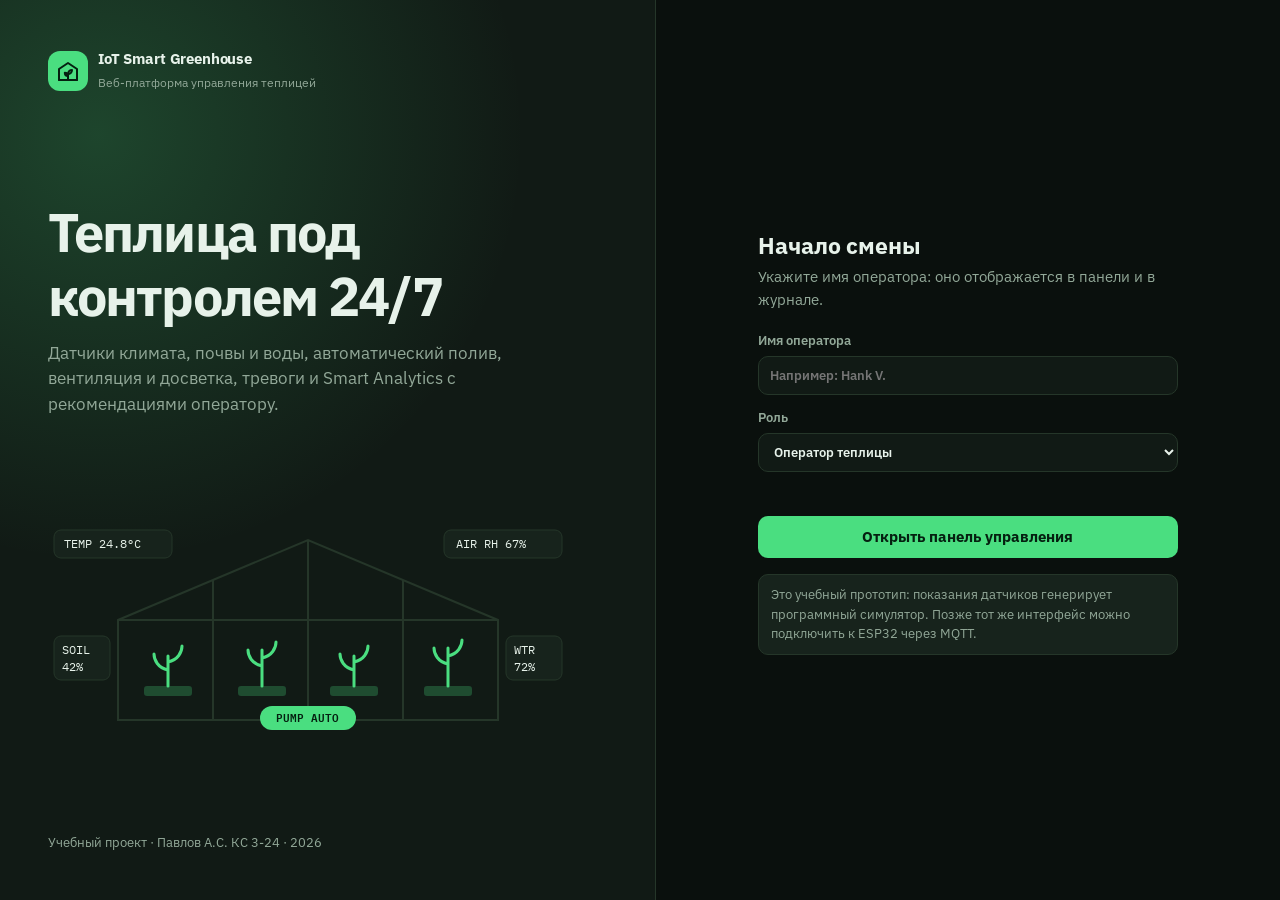
<file: index.html>
<!DOCTYPE html>
<html lang="ru">
<head>
  <meta charset="UTF-8">
  <meta name="author" content="Павлов А.С. КС 3-24">
  <meta name="viewport" content="width=device-width, initial-scale=1.0">
  <title>IoT Smart Greenhouse — вход оператора</title>
  <script>try { if (JSON.parse(localStorage.getItem("gh_theme")) === "light") document.documentElement.classList.add("light"); } catch (e) {}</script>
  <link rel="preconnect" href="https://fonts.googleapis.com">
  <link rel="preconnect" href="https://fonts.gstatic.com" crossorigin>
  <link href="https://fonts.googleapis.com/css2?family=IBM+Plex+Mono:wght@500;600&family=IBM+Plex+Sans:wght@400;500;600;700&display=swap" rel="stylesheet">
  <link rel="stylesheet" href="assets/css/style.css">
</head>
<body>
  <div class="start">
    <section class="start-hero">
      <div class="brand" style="padding:0">
        <span class="brand-logo" id="startLogo"></span>
        <span><b>IoT Smart Greenhouse</b><small>Веб-платформа управления теплицей</small></span>
      </div>

      <div>
        <h1>Теплица под контролем 24/7</h1>
        <p>Датчики климата, почвы и воды, автоматический полив, вентиляция и досветка, тревоги и Smart Analytics с рекомендациями оператору.</p>
      </div>

      <!-- Схема теплицы: датчики и исполнительные устройства -->
      <div class="scene" aria-hidden="true">
        <svg viewBox="0 0 520 230" role="img">
          <g fill="none" stroke="currentColor" stroke-width="2" style="color:var(--border)">
            <path d="M70 210 V110 L260 30 L450 110 V210 Z" />
            <path d="M70 110 H450" />
            <path d="M165 70 V210 M260 30 V210 M355 70 V210" />
          </g>
          <g fill="var(--accent)">
            <rect x="96" y="176" width="48" height="10" rx="3" opacity=".25"/>
            <rect x="190" y="176" width="48" height="10" rx="3" opacity=".25"/>
            <rect x="282" y="176" width="48" height="10" rx="3" opacity=".25"/>
            <rect x="376" y="176" width="48" height="10" rx="3" opacity=".25"/>
          </g>
          <g stroke="var(--accent)" stroke-width="3" stroke-linecap="round" fill="none">
            <path d="M120 176 V146 M120 160 c-10 -2 -14 -10 -14 -16 M120 152 c10 -2 14 -10 14 -16"/>
            <path d="M214 176 V140 M214 156 c-10 -2 -14 -10 -14 -16 M214 148 c10 -2 14 -10 14 -16"/>
            <path d="M306 176 V146 M306 160 c-10 -2 -14 -10 -14 -16 M306 152 c10 -2 14 -10 14 -16"/>
            <path d="M400 176 V138 M400 154 c-10 -2 -14 -10 -14 -16 M400 146 c10 -2 14 -10 14 -16"/>
          </g>
          <g font-family="IBM Plex Mono, monospace" font-size="12" fill="var(--text)">
            <rect x="6" y="20" width="118" height="28" rx="7" fill="var(--surface-2)" stroke="var(--border)"/>
            <text x="16" y="38">TEMP 24.8°C</text>
            <rect x="396" y="20" width="118" height="28" rx="7" fill="var(--surface-2)" stroke="var(--border)"/>
            <text x="408" y="38">AIR RH 67%</text>
            <rect x="6" y="126" width="56" height="44" rx="7" fill="var(--surface-2)" stroke="var(--border)"/>
            <text x="14" y="144">SOIL</text><text x="14" y="161">42%</text>
            <rect x="458" y="126" width="56" height="44" rx="7" fill="var(--surface-2)" stroke="var(--border)"/>
            <text x="466" y="144">WTR</text><text x="466" y="161">72%</text>
          </g>
          <g font-family="IBM Plex Mono, monospace" font-size="11" font-weight="600">
            <rect x="212" y="196" width="96" height="24" rx="12" fill="var(--accent)"/>
            <text x="228" y="212" fill="var(--accent-text)">PUMP AUTO</text>
          </g>
        </svg>
      </div>

      <p class="muted" style="font-size:13px;margin:0">Учебный проект · Павлов А.С. КС 3-24 · 2026</p>
    </section>

    <section class="start-form">
      <div class="start-card">
        <h2>Начало смены</h2>
        <p class="muted" style="margin:0">Укажите имя оператора: оно отображается в панели и в журнале.</p>

        <form id="startForm" novalidate>
          <label class="lbl">Имя оператора
            <input class="field" name="operator" maxlength="40" placeholder="Например: Hank V." list="operatorList" autocomplete="off" required>
          </label>
          <label class="lbl">Роль
            <select class="field" name="role">
              <option>Оператор теплицы</option>
              <option>Агроном</option>
              <option>Инженер АСУ</option>
            </select>
          </label>
          <div class="error-text" id="startError" role="alert"></div>
          <button class="btn" type="submit">Открыть панель управления</button>
          <button class="btn ghost hidden" type="button" id="continueBtn"></button>
        </form>
        <datalist id="operatorList"><option value="Hank V."><option value="Sanford B."><option value="Deimos V."></datalist>

        <p class="note" style="margin-top:16px">Это учебный прототип: показания датчиков генерирует программный симулятор. Позже тот же интерфейс можно подключить к ESP32 через MQTT.</p>
      </div>
    </section>
  </div>

  <script src="assets/js/data.js"></script>
  <script src="assets/js/storage.js"></script>
  <script src="assets/js/automation.js"></script>
  <script src="assets/js/insights.js"></script>
  <script src="assets/js/simulator.js"></script>
  <script src="assets/js/layout.js"></script>
  <script src="assets/js/start.js"></script>
</body>
</html>
</file>
<file: assets/css/style.css>
/* =========================================================
   IoT Smart Greenhouse — общий стиль (SCADA-панель)
   Тёмная тема по умолчанию, светлая — класс .light на <html>
   ========================================================= */

:root {
  --bg: #0a100d;
  --surface: #111a15;
  --surface-2: #17231c;
  --border: #253629;
  --text: #e7f2ea;
  --muted: #92a898;
  --accent: #4ade80;
  --accent-text: #052010;
  --ok: #34d399;
  --warn: #fbbf24;
  --crit: #f87171;
  --water: #60a5fa;
  --violet: #a78bfa;
  --shadow: 0 12px 32px rgba(0, 0, 0, .3);
  --radius: 14px;
  --sidebar-w: 236px;
  --font: "IBM Plex Sans", "Segoe UI", system-ui, Arial, sans-serif;
  --mono: "IBM Plex Mono", Consolas, "Courier New", monospace;
  color-scheme: dark;
}

:root.light {
  --bg: #f3f6f1;
  --surface: #ffffff;
  --surface-2: #edf3eb;
  --border: #d8e3d5;
  --text: #13231a;
  --muted: #5b6f62;
  --accent: #15803d;
  --accent-text: #ffffff;
  --ok: #047857;
  --warn: #b45309;
  --crit: #dc2626;
  --water: #2563eb;
  --violet: #7c3aed;
  --shadow: 0 8px 22px rgba(20, 50, 30, .08);
  color-scheme: light;
}

* { box-sizing: border-box; }
html, body { margin: 0; }

body {
  font-family: var(--font);
  background: var(--bg);
  color: var(--text);
  font-size: 15px;
  line-height: 1.5;
  -webkit-font-smoothing: antialiased;
}

a { color: var(--accent); text-decoration: none; }
a:hover { text-decoration: underline; }
h1, h2, h3 { margin: 0; line-height: 1.2; }
button, input, select, textarea { font: inherit; color: inherit; }

svg.i { width: 20px; height: 20px; flex: none; fill: none; stroke: currentColor; stroke-width: 1.8; stroke-linecap: round; stroke-linejoin: round; }

.mono { font-family: var(--mono); font-variant-numeric: tabular-nums; }
.muted { color: var(--muted); }
.hidden { display: none !important; }

/* ---------- Каркас ---------- */

.app { display: flex; min-height: 100vh; }

.sidebar {
  width: var(--sidebar-w); flex: none;
  position: sticky; top: 0; height: 100vh;
  display: flex; flex-direction: column;
  padding: 18px 12px;
  background: var(--surface);
  border-right: 1px solid var(--border);
  z-index: 40;
}

.brand { display: flex; align-items: center; gap: 10px; padding: 2px 8px 20px; color: inherit; }
.brand:hover { text-decoration: none; }
.brand-logo {
  width: 40px; height: 40px; border-radius: 12px; flex: none;
  display: grid; place-items: center;
  background: var(--accent); color: var(--accent-text);
}
.brand-logo svg.i { width: 24px; height: 24px; stroke-width: 2; }
.brand b { display: block; font-size: 15px; letter-spacing: -.01em; }
.brand small { color: var(--muted); font-size: 12px; }

.nav-title { font-size: 11px; font-weight: 700; letter-spacing: .1em; text-transform: uppercase; color: var(--muted); padding: 6px 12px; }
.nav { display: flex; flex-direction: column; gap: 2px; margin-bottom: 10px; }
.nav a {
  display: flex; align-items: center; gap: 11px;
  padding: 10px 12px; border-radius: 10px;
  color: var(--muted); font-weight: 600;
  border-left: 3px solid transparent;
}
.nav a:hover { background: var(--surface-2); color: var(--text); text-decoration: none; }
.nav a.active { background: color-mix(in srgb, var(--accent) 13%, transparent); color: var(--text); border-left-color: var(--accent); }
.nav a.active svg.i { color: var(--accent); }
.nav .count {
  margin-left: auto; min-width: 20px; padding: 1px 7px; border-radius: 999px;
  font-size: 12px; font-weight: 700; text-align: center;
  background: var(--crit); color: #fff;
}

.sidebar-foot { margin-top: auto; padding: 12px; border-radius: 12px; background: var(--surface-2); font-size: 12px; color: var(--muted); }
.sidebar-foot b { color: var(--text); font-size: 13px; }

.main { flex: 1; min-width: 0; display: flex; flex-direction: column; }

.topbar {
  position: sticky; top: 0; z-index: 30;
  display: flex; align-items: center; gap: 12px;
  padding: 12px 26px;
  background: color-mix(in srgb, var(--bg) 90%, transparent);
  backdrop-filter: blur(10px);
  border-bottom: 1px solid var(--border);
}
.topbar-title { min-width: 0; }
.topbar-title b { display: block; font-size: 15px; white-space: nowrap; overflow: hidden; text-overflow: ellipsis; }
.topbar-title small { color: var(--muted); font-size: 12px; }

.top-actions { margin-left: auto; display: flex; align-items: center; gap: 8px; }

.chip {
  display: inline-flex; align-items: center; gap: 7px;
  padding: 7px 11px; border-radius: 10px;
  border: 1px solid var(--border); background: var(--surface);
  font-size: 13px; font-weight: 600; white-space: nowrap;
}
.chip .dot { width: 8px; height: 8px; border-radius: 50%; background: var(--ok); }
.chip.auto .dot { box-shadow: 0 0 0 4px color-mix(in srgb, var(--ok) 25%, transparent); }
.chip.manual .dot { background: var(--warn); }
.chip.mixed .dot { background: var(--water); }

.icon-btn {
  position: relative; width: 38px; height: 38px; border-radius: 10px;
  display: grid; place-items: center;
  border: 1px solid var(--border); background: var(--surface); color: var(--text);
  cursor: pointer;
}
.icon-btn:hover { border-color: var(--accent); }
.icon-btn .dot-count {
  position: absolute; top: -6px; right: -6px; min-width: 19px; height: 19px; padding: 0 5px;
  border-radius: 999px; display: grid; place-items: center;
  background: var(--crit); color: #fff; font-size: 11px; font-weight: 700;
}
.burger { display: none; }

.profile { display: flex; align-items: center; gap: 9px; padding: 3px 4px 3px 3px; border: 1px solid var(--border); border-radius: 11px; background: var(--surface); }
.avatar { width: 32px; height: 32px; border-radius: 8px; display: grid; place-items: center; font-weight: 700; font-size: 13px; background: color-mix(in srgb, var(--accent) 20%, transparent); color: var(--accent); }
.profile-text { line-height: 1.15; }
.profile-text b { display: block; font-size: 13px; }
.profile-text small { font-size: 11px; color: var(--muted); }

.dropdown { position: relative; }
.dropdown-panel {
  display: none; position: absolute; right: 0; top: calc(100% + 10px);
  width: min(380px, 92vw); max-height: 70vh; overflow: auto;
  padding: 8px; border-radius: 14px;
  background: var(--surface); border: 1px solid var(--border); box-shadow: var(--shadow);
}
.dropdown.open .dropdown-panel { display: block; }
.dropdown-head { display: flex; justify-content: space-between; align-items: center; padding: 8px 10px; font-weight: 700; }

.content { width: 100%; max-width: 1480px; padding: 24px 26px 40px; }

/* ---------- Заголовок страницы ---------- */

.page-head { display: flex; flex-wrap: wrap; align-items: flex-end; justify-content: space-between; gap: 14px; margin-bottom: 20px; }
.page-head h1 { font-size: 26px; letter-spacing: -.02em; }
.page-head p { margin: 5px 0 0; color: var(--muted); }
.head-actions { display: flex; flex-wrap: wrap; gap: 8px; align-items: center; }

/* ---------- Кнопки и поля ---------- */

.btn {
  display: inline-flex; align-items: center; justify-content: center; gap: 7px;
  padding: 9px 15px; border-radius: 10px; border: 1px solid transparent;
  background: var(--accent); color: var(--accent-text);
  font-weight: 700; cursor: pointer; white-space: nowrap;
}
.btn:hover { filter: brightness(1.07); text-decoration: none; }
.btn.ghost { background: var(--surface); color: var(--text); border-color: var(--border); }
.btn.ghost:hover { border-color: var(--accent); }
.btn.danger { background: var(--crit); color: #fff; }
.btn.water { background: var(--water); color: #fff; }
.btn.sm { padding: 5px 10px; font-size: 13px; border-radius: 8px; }
.btn:disabled { opacity: .45; cursor: not-allowed; filter: none; }
.btn svg.i { width: 17px; height: 17px; }

.field, select.field, textarea.field {
  min-width: 0; padding: 9px 11px; border-radius: 10px;
  border: 1px solid var(--border); background: var(--surface); color: var(--text); outline: 0;
}
.field:focus { border-color: var(--accent); }

label.lbl { display: grid; gap: 5px; font-size: 13px; font-weight: 600; color: var(--muted); }
label.lbl .field { width: 100%; }
.error-text { color: var(--crit); font-size: 13px; min-height: 18px; }

/* ---------- Карточки ---------- */

.card { background: var(--surface); border: 1px solid var(--border); border-radius: var(--radius); padding: 18px; }
.card-head { display: flex; align-items: center; justify-content: space-between; gap: 10px; margin-bottom: 12px; }
.card-head h2 { font-size: 15px; }
.card-head span { color: var(--muted); font-size: 13px; }

.kpi-grid { display: grid; grid-template-columns: repeat(auto-fit, minmax(165px, 1fr)); gap: 12px; margin-bottom: 16px; }
.kpi { display: flex; flex-direction: column; gap: 4px; }
.kpi-top { display: flex; align-items: center; justify-content: space-between; color: var(--muted); font-size: 13px; font-weight: 600; }
.kpi-icon { width: 32px; height: 32px; border-radius: 9px; display: grid; place-items: center; }
.kpi-value { font-family: var(--mono); font-size: 27px; font-weight: 600; letter-spacing: -.02em; }
.kpi-value small { font-size: 14px; color: var(--muted); font-weight: 500; }
.kpi-note { font-size: 12.5px; color: var(--muted); }

.tone-accent { background: color-mix(in srgb, var(--accent) 15%, transparent); color: var(--accent); }
.tone-ok { background: color-mix(in srgb, var(--ok) 15%, transparent); color: var(--ok); }
.tone-warn { background: color-mix(in srgb, var(--warn) 17%, transparent); color: var(--warn); }
.tone-crit { background: color-mix(in srgb, var(--crit) 15%, transparent); color: var(--crit); }
.tone-water { background: color-mix(in srgb, var(--water) 15%, transparent); color: var(--water); }
.tone-violet { background: color-mix(in srgb, var(--violet) 15%, transparent); color: var(--violet); }

.grid-2 { display: grid; grid-template-columns: 1fr 1fr; gap: 14px; margin-bottom: 14px; }
.grid-3 { display: grid; grid-template-columns: repeat(3, 1fr); gap: 14px; margin-bottom: 14px; }
.grid-2 > *, .grid-3 > *, .kpi-grid > *, .stack > * { min-width: 0; }
.stack { display: grid; gap: 14px; }

.chart-box { position: relative; height: 250px; }
.chart-box.tall { height: 300px; }
.chart-fallback {
  position: absolute; inset: 0; display: grid; place-items: center; text-align: center;
  padding: 18px; color: var(--muted); font-size: 14px;
  border: 1px dashed var(--border); border-radius: 12px;
}

/* ---------- Карточка зоны ---------- */

.zone-card { display: flex; flex-direction: column; gap: 12px; }
.zone-top { display: flex; align-items: flex-start; justify-content: space-between; gap: 10px; }
.zone-top h3 { font-size: 17px; }
.zone-top small { color: var(--muted); font-family: var(--mono); font-size: 12px; }

.metrics { display: grid; grid-template-columns: repeat(3, 1fr); gap: 8px; }
.metric { padding: 9px 10px; border-radius: 10px; background: var(--surface-2); border: 1px solid var(--border); }
.metric span { display: block; font-size: 11.5px; color: var(--muted); }
.metric b { font-family: var(--mono); font-size: 16px; font-weight: 600; }
.metric.warning { border-color: color-mix(in srgb, var(--warn) 60%, transparent); }
.metric.warning b { color: var(--warn); }
.metric.critical { border-color: color-mix(in srgb, var(--crit) 60%, transparent); }
.metric.critical b { color: var(--crit); }
.metric.offline b { color: var(--muted); }

.actuators { display: flex; flex-wrap: wrap; gap: 6px; }
.act {
  display: inline-flex; align-items: center; gap: 5px;
  padding: 4px 9px; border-radius: 999px; font-size: 12px; font-weight: 600;
  border: 1px solid var(--border); color: var(--muted);
}
.act svg.i { width: 14px; height: 14px; }
.act.on { color: var(--accent-text); background: var(--accent); border-color: var(--accent); }

.risk { display: grid; gap: 5px; }
.risk-row { display: flex; justify-content: space-between; font-size: 13px; }
.risk-track { height: 8px; border-radius: 999px; background: var(--surface-2); overflow: hidden; border: 1px solid var(--border); }
.risk-fill { height: 100%; border-radius: 999px; transition: width .4s ease; }

/* Шкала значения с диапазоном нормы */
.gauge { display: grid; gap: 5px; padding: 10px 0; border-bottom: 1px solid var(--border); }
.gauge:last-child { border-bottom: 0; }
.gauge-head { display: flex; justify-content: space-between; gap: 10px; font-size: 13.5px; }
.gauge-head b { font-family: var(--mono); }
.gauge-track { position: relative; height: 10px; border-radius: 999px; background: var(--surface-2); border: 1px solid var(--border); }
.gauge-range { position: absolute; top: 0; bottom: 0; background: color-mix(in srgb, var(--ok) 28%, transparent); border-radius: 999px; }
.gauge-mark { position: absolute; top: -4px; width: 4px; height: 16px; margin-left: -2px; border-radius: 2px; background: var(--text); }
.gauge-foot { display: flex; justify-content: space-between; font-size: 11.5px; color: var(--muted); font-family: var(--mono); }

/* ---------- Значки ---------- */

.badge {
  display: inline-flex; align-items: center; gap: 6px;
  padding: 3px 9px; border-radius: 999px; font-size: 12px; font-weight: 700; white-space: nowrap;
}
.badge::before { content: ""; width: 7px; height: 7px; border-radius: 50%; background: currentColor; }
.badge.ok, .badge.online, .badge.resolved, .badge.low { background: color-mix(in srgb, var(--ok) 15%, transparent); color: var(--ok); }
.badge.warning, .badge.acknowledged, .badge.medium, .badge.manual { background: color-mix(in srgb, var(--warn) 17%, transparent); color: var(--warn); }
.badge.critical, .badge.offline, .badge.open, .badge.high { background: color-mix(in srgb, var(--crit) 15%, transparent); color: var(--crit); }
.badge.auto, .badge.automation { background: color-mix(in srgb, var(--accent) 15%, transparent); color: var(--accent); }
.badge.manual-src { background: color-mix(in srgb, var(--water) 15%, transparent); color: var(--water); }
.badge.system { background: color-mix(in srgb, var(--violet) 15%, transparent); color: var(--violet); }

.val-ok { color: var(--text); }
.val-warning { color: var(--warn); font-weight: 700; }
.val-critical { color: var(--crit); font-weight: 700; }

/* ---------- Переключатели (toggle) ---------- */

.toggle-row { display: flex; align-items: center; justify-content: space-between; gap: 12px; padding: 11px 0; border-bottom: 1px solid var(--border); }
.toggle-row:last-child { border-bottom: 0; }
.toggle-label { display: flex; align-items: center; gap: 10px; }
.toggle-label small { display: block; color: var(--muted); font-size: 12px; }

.switch { position: relative; width: 48px; height: 27px; flex: none; }
.switch input { position: absolute; opacity: 0; width: 100%; height: 100%; margin: 0; cursor: pointer; z-index: 1; }
.switch input:disabled { cursor: not-allowed; }
.switch .slider { position: absolute; inset: 0; border-radius: 999px; background: var(--surface-2); border: 1px solid var(--border); transition: background .2s; }
.switch .slider::after {
  content: ""; position: absolute; top: 3px; left: 3px; width: 19px; height: 19px; border-radius: 50%;
  background: var(--muted); transition: transform .2s, background .2s;
}
.switch input:checked + .slider { background: var(--accent); border-color: var(--accent); }
.switch input:checked + .slider::after { transform: translateX(21px); background: var(--accent-text); }
.switch input:focus-visible + .slider { outline: 2px solid var(--accent); outline-offset: 2px; }
.switch input:disabled + .slider { opacity: .55; }

.segmented { display: inline-flex; padding: 3px; gap: 3px; border-radius: 10px; background: var(--surface-2); border: 1px solid var(--border); }
.segmented button { border: 0; background: transparent; padding: 6px 13px; border-radius: 8px; font-weight: 700; font-size: 13px; color: var(--muted); cursor: pointer; }
.segmented button.on { background: var(--accent); color: var(--accent-text); }
.segmented button.on.manual { background: var(--warn); color: #1d1300; }

.tank { position: relative; height: 92px; width: 56px; border-radius: 10px; border: 2px solid var(--border); overflow: hidden; background: var(--surface-2); flex: none; }
.tank-fill { position: absolute; left: 0; right: 0; bottom: 0; background: color-mix(in srgb, var(--water) 70%, transparent); transition: height .4s ease; }
.tank-fill.low { background: color-mix(in srgb, var(--crit) 70%, transparent); }
.tank-label { position: absolute; inset: 0; display: grid; place-items: center; font-family: var(--mono); font-weight: 700; font-size: 13px; }

/* ---------- Таблицы и фильтры ---------- */

.toolbar { display: flex; flex-wrap: wrap; align-items: center; gap: 8px; margin-bottom: 12px; }
.search { flex: 1 1 220px; max-width: 340px; min-width: 0; display: flex; align-items: center; gap: 8px; padding: 0 11px; border-radius: 10px; border: 1px solid var(--border); background: var(--surface); color: var(--muted); }
.search input { flex: 1; width: 100%; min-width: 0; padding: 9px 0; border: 0; outline: 0; background: transparent; color: var(--text); }
.search:focus-within { border-color: var(--accent); }
.result-count { margin-left: auto; font-size: 13px; color: var(--muted); }

.table-wrap { overflow-x: auto; border: 1px solid var(--border); border-radius: 12px; background: var(--surface); }
table { width: 100%; border-collapse: collapse; }
th, td { padding: 11px 13px; text-align: left; border-bottom: 1px solid var(--border); vertical-align: middle; }
th { position: sticky; top: 0; background: var(--surface-2); color: var(--muted); font-size: 11.5px; font-weight: 700; text-transform: uppercase; letter-spacing: .06em; white-space: nowrap; }
tbody tr:last-child td { border-bottom: 0; }
tbody tr:hover { background: color-mix(in srgb, var(--accent) 5%, transparent); }
td.actions { white-space: nowrap; }
td.actions .btn + .btn { margin-left: 5px; }
.empty { padding: 30px; text-align: center; color: var(--muted); }

.tabs { display: flex; gap: 4px; border-bottom: 1px solid var(--border); margin-bottom: 14px; }
.tabs button { border: 0; background: none; padding: 10px 14px; font-weight: 700; color: var(--muted); cursor: pointer; border-bottom: 2px solid transparent; margin-bottom: -1px; }
.tabs button.on { color: var(--text); border-bottom-color: var(--accent); }

/* ---------- Списки ---------- */

.list { display: grid; gap: 8px; }
.item { display: flex; gap: 11px; align-items: flex-start; padding: 11px; border-radius: 11px; background: var(--surface-2); border: 1px solid var(--border); }
.item-icon { width: 30px; height: 30px; border-radius: 8px; display: grid; place-items: center; flex: none; }
.item-icon svg.i { width: 16px; height: 16px; }
.item b { display: block; font-size: 14px; }
.item p { margin: 2px 0 0; font-size: 12.5px; color: var(--muted); }

.rec { border-radius: 12px; padding: 12px 14px; border: 1px solid var(--border); background: var(--surface-2); border-left: 4px solid var(--ok); }
.rec.warning { border-left-color: var(--warn); }
.rec.critical { border-left-color: var(--crit); }
.rec h4 { margin: 0 0 6px; font-size: 14px; }
.rec dl { display: grid; grid-template-columns: auto 1fr; gap: 3px 10px; margin: 0; font-size: 13.5px; }
.rec dt { color: var(--muted); }
.rec dd { margin: 0; }

.formula { font-family: var(--mono); font-size: 13px; padding: 10px 12px; border-radius: 10px; background: var(--surface-2); border: 1px solid var(--border); white-space: pre-wrap; }

/* ---------- Модальные окна и уведомления ---------- */

dialog.modal { width: min(560px, 94vw); padding: 0; border-radius: 16px; border: 1px solid var(--border); background: var(--surface); color: var(--text); box-shadow: var(--shadow); }
dialog.modal::backdrop { background: rgba(2, 8, 4, .6); backdrop-filter: blur(2px); }
.modal-head { display: flex; justify-content: space-between; align-items: center; padding: 16px 20px; border-bottom: 1px solid var(--border); }
.modal-head h2 { font-size: 17px; }
.modal-body { padding: 18px 20px; }
.modal-foot { display: flex; justify-content: flex-end; gap: 8px; padding: 14px 20px; border-top: 1px solid var(--border); }

.form-grid { display: grid; grid-template-columns: 1fr 1fr; gap: 12px; }
.form-grid .full { grid-column: 1 / -1; }
.form-section { grid-column: 1 / -1; margin-top: 6px; font-size: 12px; font-weight: 700; letter-spacing: .08em; text-transform: uppercase; color: var(--muted); }

.toast-zone { position: fixed; right: 18px; bottom: 18px; display: grid; gap: 8px; z-index: 100; }
.toast { padding: 11px 15px; border-radius: 11px; background: var(--surface); border: 1px solid var(--border); border-left: 4px solid var(--accent); box-shadow: var(--shadow); font-weight: 600; animation: toast-in .25s ease; }
.toast.error { border-left-color: var(--crit); }
@keyframes toast-in { from { opacity: 0; transform: translateY(8px); } }

/* ---------- Стартовая страница ---------- */

.start { min-height: 100vh; display: grid; grid-template-columns: 1.05fr 1fr; }
.start-hero {
  position: relative; overflow: hidden;
  padding: 48px; display: flex; flex-direction: column; justify-content: space-between; gap: 28px;
  background:
    radial-gradient(circle at 15% 15%, color-mix(in srgb, var(--accent) 22%, transparent), transparent 45%),
    var(--surface);
  border-right: 1px solid var(--border);
}
.start-hero h1 { font-size: clamp(34px, 4.2vw, 54px); letter-spacing: -.035em; margin: 14px 0 12px; }
.start-hero p { color: var(--muted); font-size: 17px; max-width: 540px; margin: 0; }
.scene { position: relative; height: 230px; max-width: 520px; }
.scene svg { width: 100%; height: 100%; }
.start-form { display: grid; place-items: center; padding: 30px 20px; }
.start-card { width: min(420px, 100%); }
.start-card h2 { font-size: 23px; margin-bottom: 6px; }
.start-card form { display: grid; gap: 13px; margin-top: 20px; }
.note { font-size: 13px; color: var(--muted); padding: 10px 12px; border-radius: 10px; background: var(--surface-2); border: 1px solid var(--border); }

/* ---------- Адаптивность ---------- */

@media (max-width: 1180px) {
  .grid-3 { grid-template-columns: 1fr 1fr; }
}

@media (max-width: 960px) {
  .sidebar { position: fixed; left: 0; top: 0; bottom: 0; transform: translateX(-100%); transition: transform .25s ease; box-shadow: var(--shadow); }
  body.menu-open .sidebar { transform: none; }
  body.menu-open::after { content: ""; position: fixed; inset: 0; z-index: 35; background: rgba(2, 8, 4, .5); }
  .burger { display: grid; }
  .grid-2, .grid-3 { grid-template-columns: 1fr; }
  .topbar { padding: 10px 14px; }
  .content { padding: 18px 14px 30px; }
  .profile-text, .chip .chip-text { display: none; }
  .start { grid-template-columns: 1fr; }
  .start-hero { padding: 28px 18px; border-right: 0; border-bottom: 1px solid var(--border); }
  .scene { height: 170px; }
}

@media (max-width: 560px) {
  .page-head h1 { font-size: 22px; }
  .kpi-grid { grid-template-columns: 1fr 1fr; gap: 9px; }
  .kpi-value { font-size: 21px; }
  .card { padding: 14px; }
  .metrics { grid-template-columns: 1fr 1fr; }
  .form-grid { grid-template-columns: 1fr; }
  .chart-box, .chart-box.tall { height: 220px; }
  .result-count { width: 100%; margin-left: 0; }
  .search { max-width: none; }
  .topbar-title small { display: none; }
  #simClock { display: none; }
}

@media (prefers-reduced-motion: reduce) {
  * { transition: none !important; animation: none !important; }
}
</file>
